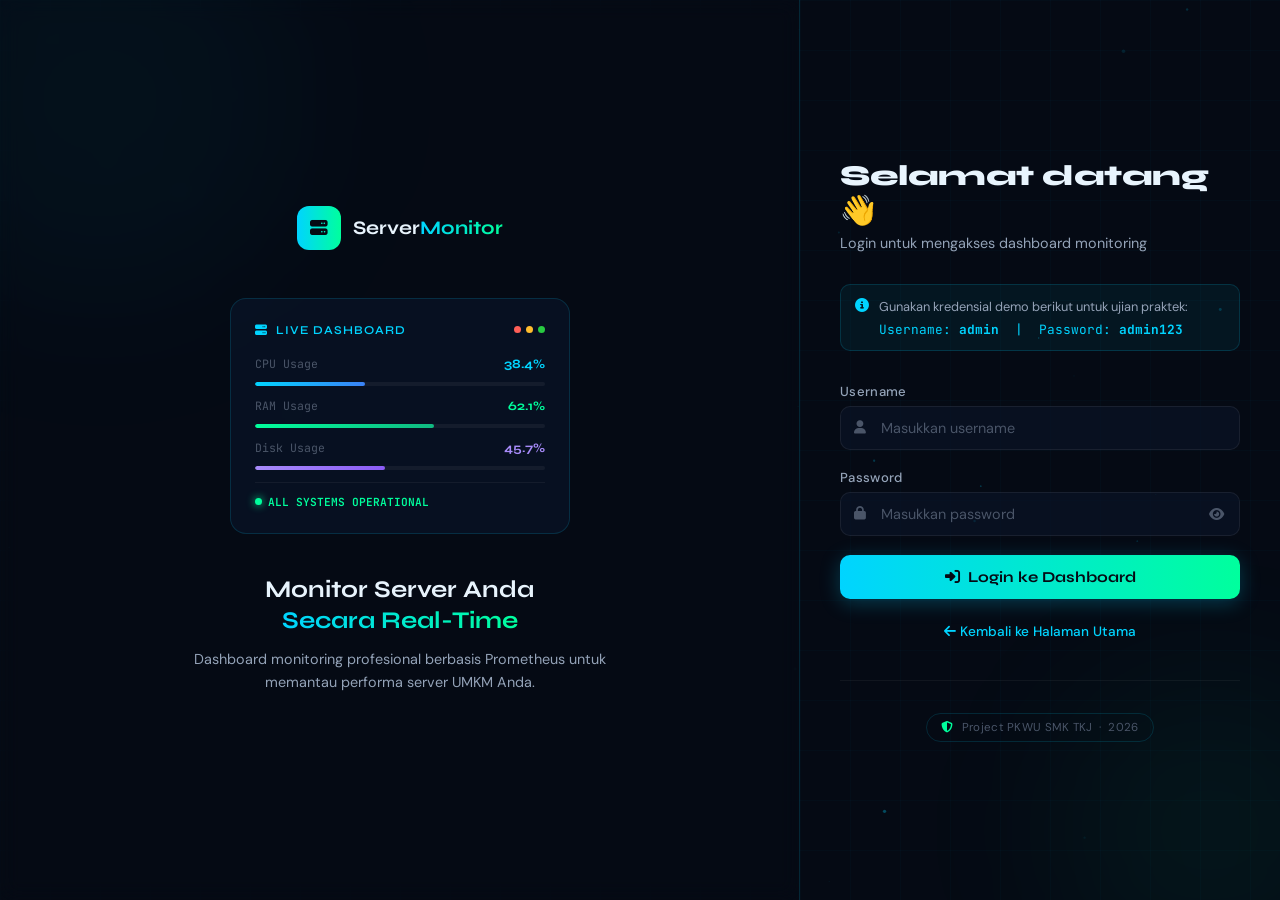
<file: login.html>
<!DOCTYPE html>
<html lang="id">
<head>
  <meta charset="UTF-8" />
  <meta name="viewport" content="width=device-width, initial-scale=1.0" />
  <title>Login — Server Monitoring Dashboard</title>

  <!-- Fonts -->
  <link rel="preconnect" href="https://fonts.googleapis.com" />
  <link rel="preconnect" href="https://fonts.gstatic.com" crossorigin />
  <link href="https://fonts.googleapis.com/css2?family=Syne:wght@400;600;700;800&family=DM+Sans:wght@300;400;500;600&family=JetBrains+Mono:wght@400;500&display=swap" rel="stylesheet" />

  <!-- FontAwesome -->
  <link rel="stylesheet" href="https://cdnjs.cloudflare.com/ajax/libs/font-awesome/6.5.0/css/all.min.css" />

  <style>
    :root {
      --bg-primary: #050a14;
      --accent-cyan: #00d4ff;
      --accent-green: #00ff9d;
      --text-primary: #e8f4fd;
      --text-secondary: #94a3b8;
      --text-muted: #4a5568;
      --border-glass: rgba(0, 212, 255, 0.15);
      --gradient-accent: linear-gradient(90deg, #00d4ff, #00ff9d);
      --font-display: 'Syne', sans-serif;
      --font-body: 'DM Sans', sans-serif;
      --font-mono: 'JetBrains Mono', monospace;
    }

    *, *::before, *::after { margin: 0; padding: 0; box-sizing: border-box; }

    body {
      font-family: var(--font-body);
      background: var(--bg-primary);
      color: var(--text-primary);
      min-height: 100vh;
      display: flex;
      overflow: hidden;
    }

    /* BG Canvas */
    #login-canvas {
      position: fixed;
      inset: 0;
      z-index: 0;
      pointer-events: none;
    }

    /* Grid */
    .grid-bg {
      position: fixed;
      inset: 0;
      background-image:
        linear-gradient(rgba(0,212,255,0.025) 1px, transparent 1px),
        linear-gradient(90deg, rgba(0,212,255,0.025) 1px, transparent 1px);
      background-size: 50px 50px;
      z-index: 0;
      pointer-events: none;
    }

    /* Glow orbs */
    .glow-orb {
      position: fixed;
      border-radius: 50%;
      filter: blur(80px);
      pointer-events: none;
      z-index: 0;
    }
    .glow-orb-1 {
      width: 400px; height: 400px;
      background: rgba(0, 212, 255, 0.06);
      top: -100px; left: -100px;
    }
    .glow-orb-2 {
      width: 300px; height: 300px;
      background: rgba(0, 255, 157, 0.05);
      bottom: -80px; right: -80px;
    }

    /* ─── LAYOUT ─── */
    .login-split {
      display: flex;
      width: 100%;
      min-height: 100vh;
      position: relative;
      z-index: 1;
    }

    /* Left panel */
    .login-left {
      flex: 1;
      display: flex;
      align-items: center;
      justify-content: center;
      padding: 2rem;
      background: rgba(5, 10, 20, 0.4);
      border-right: 1px solid var(--border-glass);
      backdrop-filter: blur(10px);
    }

    .login-left-content {
      max-width: 480px;
      text-align: center;
      animation: fadeInLeft 0.8s ease both;
    }

    .login-brand {
      display: inline-flex;
      align-items: center;
      gap: 12px;
      margin-bottom: 3rem;
      text-decoration: none;
    }

    .brand-icon {
      width: 44px; height: 44px;
      background: var(--gradient-accent);
      border-radius: 12px;
      display: flex;
      align-items: center;
      justify-content: center;
      font-size: 1.1rem;
      color: #050a14;
      font-weight: 700;
    }

    .brand-text {
      font-family: var(--font-display);
      font-size: 1.2rem;
      font-weight: 700;
      color: var(--text-primary);
    }

    .brand-text span {
      background: var(--gradient-accent);
      -webkit-background-clip: text;
      -webkit-text-fill-color: transparent;
      background-clip: text;
    }

    .server-visual {
      width: 100%;
      max-width: 340px;
      margin: 0 auto 2.5rem;
    }

    /* Server dashboard preview */
    .preview-box {
      background: rgba(10, 20, 40, 0.7);
      border: 1px solid var(--border-glass);
      border-radius: 16px;
      padding: 1.5rem;
      text-align: left;
    }

    .preview-header {
      display: flex;
      align-items: center;
      justify-content: space-between;
      margin-bottom: 1.2rem;
    }

    .preview-title {
      font-family: var(--font-display);
      font-size: 0.75rem;
      font-weight: 600;
      color: var(--accent-cyan);
      letter-spacing: 1px;
      text-transform: uppercase;
    }

    .preview-dots { display: flex; gap: 5px; }
    .preview-dots span { width: 7px; height: 7px; border-radius: 50%; }
    .preview-dots span:nth-child(1) { background: #ff5f57; }
    .preview-dots span:nth-child(2) { background: #ffbd2e; }
    .preview-dots span:nth-child(3) { background: #28ca41; }

    .preview-metric {
      display: flex;
      align-items: center;
      justify-content: space-between;
      margin-bottom: 10px;
    }

    .preview-metric-label {
      font-size: 0.72rem;
      color: var(--text-muted);
      font-family: var(--font-mono);
    }

    .preview-metric-val {
      font-family: var(--font-display);
      font-size: 0.8rem;
      font-weight: 700;
    }

    .preview-bar-track {
      height: 4px;
      background: rgba(255,255,255,0.05);
      border-radius: 2px;
      margin-bottom: 12px;
      overflow: hidden;
    }

    .preview-bar-fill {
      height: 100%;
      border-radius: 2px;
    }

    .cpu-bar { background: linear-gradient(90deg,#00d4ff,#3b82f6); width: 38%; }
    .ram-bar { background: linear-gradient(90deg,#00ff9d,#10b981); width: 62%; }
    .disk-bar { background: linear-gradient(90deg,#a78bfa,#8b5cf6); width: 45%; }

    .preview-status {
      display: flex;
      align-items: center;
      gap: 6px;
      margin-top: 0.75rem;
      padding-top: 0.75rem;
      border-top: 1px solid rgba(255,255,255,0.05);
    }

    .preview-led {
      width: 7px; height: 7px;
      border-radius: 50%;
      background: var(--accent-green);
      box-shadow: 0 0 8px var(--accent-green);
      animation: blink 2s ease-in-out infinite;
    }

    @keyframes blink { 0%,100%{opacity:1} 50%{opacity:0.3} }

    .preview-status-text {
      font-size: 0.7rem;
      color: var(--accent-green);
      font-family: var(--font-mono);
      font-weight: 600;
    }

    .login-tagline {
      font-family: var(--font-display);
      font-size: 1.5rem;
      font-weight: 700;
      margin-bottom: 0.75rem;
      line-height: 1.3;
    }

    .login-tagline span {
      background: var(--gradient-accent);
      -webkit-background-clip: text;
      -webkit-text-fill-color: transparent;
      background-clip: text;
    }

    .login-desc {
      font-size: 0.9rem;
      color: var(--text-secondary);
      line-height: 1.6;
    }

    /* Right panel */
    .login-right {
      width: 480px;
      flex-shrink: 0;
      display: flex;
      align-items: center;
      justify-content: center;
      padding: 2rem;
    }

    .login-form-wrap {
      width: 100%;
      max-width: 400px;
      animation: fadeInRight 0.8s ease both;
    }

    .login-form-title {
      font-family: var(--font-display);
      font-size: 1.8rem;
      font-weight: 800;
      margin-bottom: 0.4rem;
      letter-spacing: -0.5px;
    }

    .login-form-sub {
      font-size: 0.9rem;
      color: var(--text-secondary);
      margin-bottom: 2rem;
    }

    .demo-hint {
      background: rgba(0,212,255,0.06);
      border: 1px solid rgba(0,212,255,0.15);
      border-radius: 10px;
      padding: 12px 14px;
      margin-bottom: 2rem;
      display: flex;
      gap: 10px;
      align-items: flex-start;
    }

    .demo-hint i { color: var(--accent-cyan); margin-top: 2px; font-size: 0.85rem; }

    .demo-hint-text {
      font-size: 0.8rem;
      color: var(--text-secondary);
      line-height: 1.5;
    }

    .demo-hint-creds {
      font-family: var(--font-mono);
      color: var(--accent-cyan);
      font-size: 0.8rem;
      margin-top: 4px;
    }

    /* Form */
    .form-group {
      margin-bottom: 1.2rem;
    }

    .form-label {
      display: block;
      font-size: 0.82rem;
      font-weight: 500;
      color: var(--text-secondary);
      margin-bottom: 6px;
      letter-spacing: 0.3px;
    }

    .input-group {
      position: relative;
    }

    .input-group.focused .input-icon { color: var(--accent-cyan); }
    .input-group.focused .form-input {
      border-color: var(--accent-cyan);
      background: rgba(0,212,255,0.03);
    }

    .input-icon {
      position: absolute;
      left: 14px;
      top: 50%;
      transform: translateY(-50%);
      color: var(--text-muted);
      font-size: 0.85rem;
      transition: color 0.2s;
      pointer-events: none;
    }

    .form-input {
      width: 100%;
      background: rgba(10, 20, 40, 0.6);
      border: 1px solid rgba(255,255,255,0.07);
      border-radius: 10px;
      color: var(--text-primary);
      font-size: 0.9rem;
      font-family: var(--font-body);
      padding: 12px 14px 12px 40px;
      outline: none;
      transition: all 0.2s;
    }

    .form-input::placeholder { color: var(--text-muted); }

    .toggle-pw {
      position: absolute;
      right: 12px;
      top: 50%;
      transform: translateY(-50%);
      background: none;
      border: none;
      color: var(--text-muted);
      cursor: pointer;
      font-size: 0.85rem;
      padding: 4px;
      transition: color 0.2s;
    }

    .toggle-pw:hover { color: var(--accent-cyan); }

    /* Error */
    .error-msg {
      background: rgba(248,113,113,0.1);
      border: 1px solid rgba(248,113,113,0.2);
      border-radius: 8px;
      padding: 10px 14px;
      font-size: 0.82rem;
      color: #f87171;
      margin-bottom: 1.2rem;
      display: none;
      align-items: center;
      gap: 8px;
    }

    .error-msg.visible { display: flex; }

    /* Submit btn */
    .btn-login {
      width: 100%;
      background: var(--gradient-accent);
      color: #050a14;
      font-family: var(--font-display);
      font-size: 0.95rem;
      font-weight: 700;
      padding: 13px;
      border: none;
      border-radius: 10px;
      cursor: pointer;
      display: flex;
      align-items: center;
      justify-content: center;
      gap: 8px;
      transition: all 0.3s;
      box-shadow: 0 4px 20px rgba(0,212,255,0.25);
      margin-bottom: 1.5rem;
    }

    .btn-login:hover:not(:disabled) {
      transform: translateY(-2px);
      box-shadow: 0 8px 30px rgba(0,212,255,0.4);
    }

    .btn-login:disabled {
      opacity: 0.7;
      cursor: not-allowed;
    }

    .btn-login.success {
      background: linear-gradient(90deg, #00ff9d, #10b981);
      box-shadow: 0 4px 20px rgba(0,255,157,0.3);
    }

    /* Spinner */
    .spinner {
      width: 16px; height: 16px;
      border: 2px solid rgba(5,10,20,0.3);
      border-top-color: #050a14;
      border-radius: 50%;
      animation: spin 0.6s linear infinite;
      display: inline-block;
    }

    @keyframes spin { to { transform: rotate(360deg); } }

    /* Back link */
    .back-link {
      text-align: center;
      font-size: 0.85rem;
      color: var(--text-muted);
    }

    .back-link a {
      color: var(--accent-cyan);
      text-decoration: none;
      font-weight: 500;
    }

    .back-link a:hover { text-decoration: underline; }

    /* Footer info */
    .login-footer-info {
      margin-top: 2.5rem;
      padding-top: 2rem;
      border-top: 1px solid rgba(255,255,255,0.05);
      text-align: center;
    }

    .login-footer-badge {
      display: inline-flex;
      align-items: center;
      gap: 8px;
      padding: 6px 14px;
      border: 1px solid var(--border-glass);
      border-radius: 100px;
      font-size: 0.72rem;
      color: var(--text-muted);
      letter-spacing: 0.3px;
    }

    /* Shake animation */
    @keyframes shake {
      0%, 100% { transform: translateX(0); }
      20%, 60% { transform: translateX(-6px); }
      40%, 80% { transform: translateX(6px); }
    }

    .shake { animation: shake 0.4s ease; }

    @keyframes fadeInLeft {
      from { opacity: 0; transform: translateX(-30px); }
      to { opacity: 1; transform: translateX(0); }
    }

    @keyframes fadeInRight {
      from { opacity: 0; transform: translateX(30px); }
      to { opacity: 1; transform: translateX(0); }
    }

    /* Responsive */
    @media (max-width: 768px) {
      .login-split { flex-direction: column; }
      .login-left { display: none; }
      .login-right { width: 100%; padding: 1.5rem; }
    }
  </style>
</head>
<body>

<canvas id="login-canvas"></canvas>
<div class="grid-bg"></div>
<div class="glow-orb glow-orb-1"></div>
<div class="glow-orb glow-orb-2"></div>

<div class="login-split">

  <!-- Left: Branding -->
  <div class="login-left">
    <div class="login-left-content">

      <a href="index.html" class="login-brand">
        <div class="brand-icon"><i class="fas fa-server"></i></div>
        <span class="brand-text">Server<span>Monitor</span></span>
      </a>

      <div class="server-visual">
        <div class="preview-box">
          <div class="preview-header">
            <span class="preview-title"><i class="fas fa-server"></i> &nbsp;Live Dashboard</span>
            <div class="preview-dots"><span></span><span></span><span></span></div>
          </div>

          <div class="preview-metric">
            <span class="preview-metric-label">CPU Usage</span>
            <span class="preview-metric-val" style="color:#00d4ff">38.4%</span>
          </div>
          <div class="preview-bar-track">
            <div class="preview-bar-fill cpu-bar"></div>
          </div>

          <div class="preview-metric">
            <span class="preview-metric-label">RAM Usage</span>
            <span class="preview-metric-val" style="color:#00ff9d">62.1%</span>
          </div>
          <div class="preview-bar-track">
            <div class="preview-bar-fill ram-bar"></div>
          </div>

          <div class="preview-metric">
            <span class="preview-metric-label">Disk Usage</span>
            <span class="preview-metric-val" style="color:#a78bfa">45.7%</span>
          </div>
          <div class="preview-bar-track">
            <div class="preview-bar-fill disk-bar"></div>
          </div>

          <div class="preview-status">
            <div class="preview-led"></div>
            <span class="preview-status-text">ALL SYSTEMS OPERATIONAL</span>
          </div>
        </div>
      </div>

      <h2 class="login-tagline">Monitor Server Anda<br /><span>Secara Real-Time</span></h2>
      <p class="login-desc">Dashboard monitoring profesional berbasis Prometheus untuk memantau performa server UMKM Anda.</p>

    </div>
  </div>

  <!-- Right: Form -->
  <div class="login-right">
    <div class="login-form-wrap">

      <h1 class="login-form-title">Selamat datang 👋</h1>
      <p class="login-form-sub">Login untuk mengakses dashboard monitoring</p>

      <div class="demo-hint">
        <i class="fas fa-info-circle"></i>
        <div>
          <div class="demo-hint-text">Gunakan kredensial demo berikut untuk ujian praktek:</div>
          <div class="demo-hint-creds">
            Username: <strong>admin</strong> &nbsp;|&nbsp; Password: <strong>admin123</strong>
          </div>
        </div>
      </div>

      <form id="login-form" novalidate>

        <div class="form-group">
          <label class="form-label" for="username">Username</label>
          <div class="input-group" id="username-group">
            <i class="fas fa-user input-icon"></i>
            <input
              type="text"
              id="username"
              class="form-input"
              placeholder="Masukkan username"
              autocomplete="username"
              autocapitalize="none"
            />
          </div>
        </div>

        <div class="form-group">
          <label class="form-label" for="password">Password</label>
          <div class="input-group" id="password-group">
            <i class="fas fa-lock input-icon"></i>
            <input
              type="password"
              id="password"
              class="form-input"
              placeholder="Masukkan password"
              autocomplete="current-password"
              style="padding-right:42px"
            />
            <button type="button" class="toggle-pw" id="toggle-password" title="Tampilkan password">
              <i class="fas fa-eye"></i>
            </button>
          </div>
        </div>

        <div class="error-msg" id="login-error">
          <i class="fas fa-exclamation-circle"></i>
          <span id="error-text">Username atau password salah</span>
        </div>

        <button type="submit" class="btn-login" id="login-btn">
          <i class="fas fa-sign-in-alt"></i> Login ke Dashboard
        </button>

        <p class="back-link">
          <a href="index.html"><i class="fas fa-arrow-left"></i> Kembali ke Halaman Utama</a>
        </p>

      </form>

      <div class="login-footer-info">
        <span class="login-footer-badge">
          <i class="fas fa-shield-alt" style="color:var(--accent-green)"></i>
          Project PKWU SMK TKJ &nbsp;·&nbsp; 2026
        </span>
      </div>

    </div>
  </div>

</div>

<script src="project-server-monitoring/js/login.js"></script>

</body>
</html>
</file>
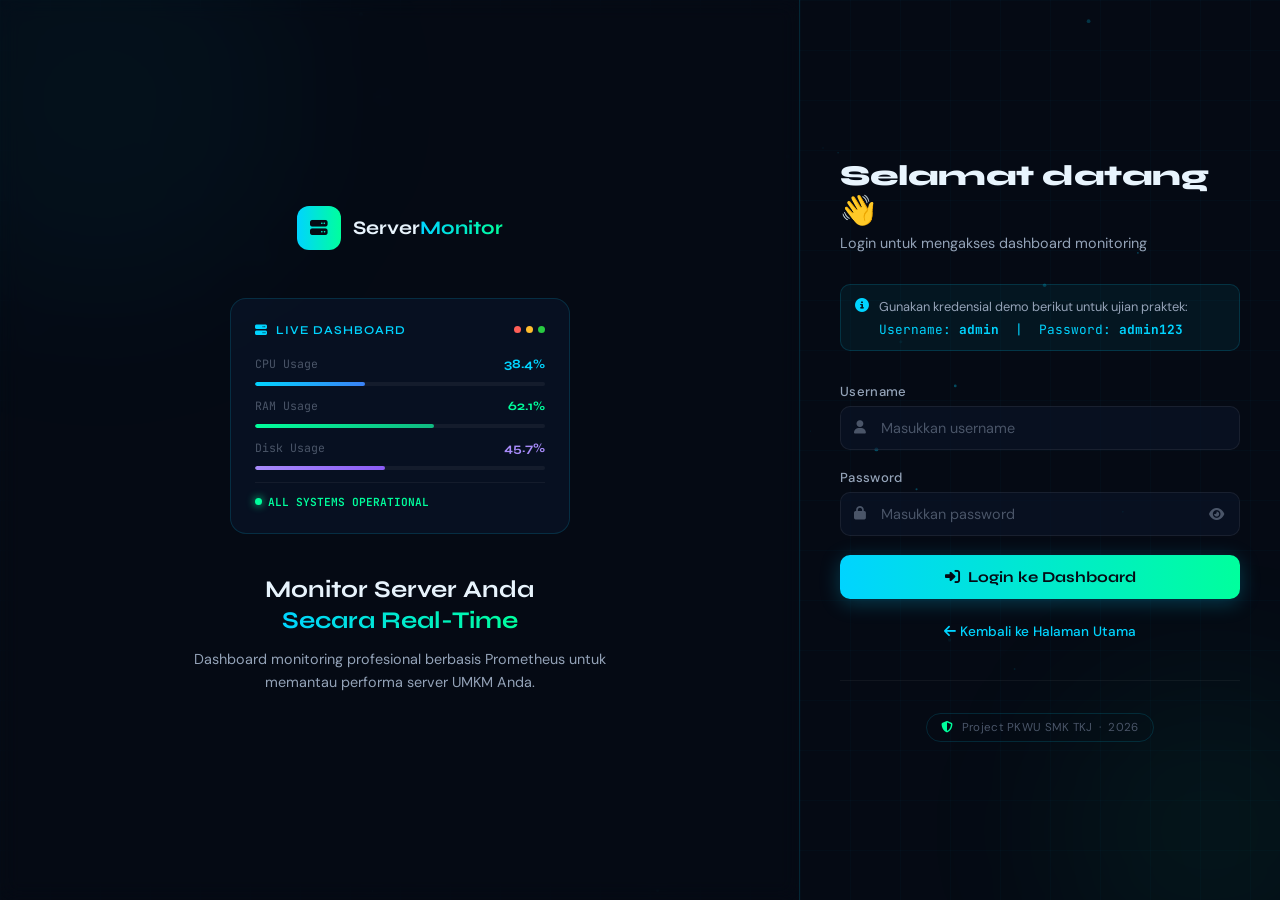
<file: project-server-monitoring/login.html>
<!DOCTYPE html>
<html lang="id">
<head>
  <meta charset="UTF-8" />
  <meta name="viewport" content="width=device-width, initial-scale=1.0" />
  <title>Login — Server Monitoring Dashboard</title>

  <!-- Fonts -->
  <link rel="preconnect" href="https://fonts.googleapis.com" />
  <link rel="preconnect" href="https://fonts.gstatic.com" crossorigin />
  <link href="https://fonts.googleapis.com/css2?family=Syne:wght@400;600;700;800&family=DM+Sans:wght@300;400;500;600&family=JetBrains+Mono:wght@400;500&display=swap" rel="stylesheet" />

  <!-- FontAwesome -->
  <link rel="stylesheet" href="https://cdnjs.cloudflare.com/ajax/libs/font-awesome/6.5.0/css/all.min.css" />

  <style>
    :root {
      --bg-primary: #050a14;
      --accent-cyan: #00d4ff;
      --accent-green: #00ff9d;
      --text-primary: #e8f4fd;
      --text-secondary: #94a3b8;
      --text-muted: #4a5568;
      --border-glass: rgba(0, 212, 255, 0.15);
      --gradient-accent: linear-gradient(90deg, #00d4ff, #00ff9d);
      --font-display: 'Syne', sans-serif;
      --font-body: 'DM Sans', sans-serif;
      --font-mono: 'JetBrains Mono', monospace;
    }

    *, *::before, *::after { margin: 0; padding: 0; box-sizing: border-box; }

    body {
      font-family: var(--font-body);
      background: var(--bg-primary);
      color: var(--text-primary);
      min-height: 100vh;
      display: flex;
      overflow: hidden;
    }

    /* BG Canvas */
    #login-canvas {
      position: fixed;
      inset: 0;
      z-index: 0;
      pointer-events: none;
    }

    /* Grid */
    .grid-bg {
      position: fixed;
      inset: 0;
      background-image:
        linear-gradient(rgba(0,212,255,0.025) 1px, transparent 1px),
        linear-gradient(90deg, rgba(0,212,255,0.025) 1px, transparent 1px);
      background-size: 50px 50px;
      z-index: 0;
      pointer-events: none;
    }

    /* Glow orbs */
    .glow-orb {
      position: fixed;
      border-radius: 50%;
      filter: blur(80px);
      pointer-events: none;
      z-index: 0;
    }
    .glow-orb-1 {
      width: 400px; height: 400px;
      background: rgba(0, 212, 255, 0.06);
      top: -100px; left: -100px;
    }
    .glow-orb-2 {
      width: 300px; height: 300px;
      background: rgba(0, 255, 157, 0.05);
      bottom: -80px; right: -80px;
    }

    /* ─── LAYOUT ─── */
    .login-split {
      display: flex;
      width: 100%;
      min-height: 100vh;
      position: relative;
      z-index: 1;
    }

    /* Left panel */
    .login-left {
      flex: 1;
      display: flex;
      align-items: center;
      justify-content: center;
      padding: 2rem;
      background: rgba(5, 10, 20, 0.4);
      border-right: 1px solid var(--border-glass);
      backdrop-filter: blur(10px);
    }

    .login-left-content {
      max-width: 480px;
      text-align: center;
      animation: fadeInLeft 0.8s ease both;
    }

    .login-brand {
      display: inline-flex;
      align-items: center;
      gap: 12px;
      margin-bottom: 3rem;
      text-decoration: none;
    }

    .brand-icon {
      width: 44px; height: 44px;
      background: var(--gradient-accent);
      border-radius: 12px;
      display: flex;
      align-items: center;
      justify-content: center;
      font-size: 1.1rem;
      color: #050a14;
      font-weight: 700;
    }

    .brand-text {
      font-family: var(--font-display);
      font-size: 1.2rem;
      font-weight: 700;
      color: var(--text-primary);
    }

    .brand-text span {
      background: var(--gradient-accent);
      -webkit-background-clip: text;
      -webkit-text-fill-color: transparent;
      background-clip: text;
    }

    .server-visual {
      width: 100%;
      max-width: 340px;
      margin: 0 auto 2.5rem;
    }

    /* Server dashboard preview */
    .preview-box {
      background: rgba(10, 20, 40, 0.7);
      border: 1px solid var(--border-glass);
      border-radius: 16px;
      padding: 1.5rem;
      text-align: left;
    }

    .preview-header {
      display: flex;
      align-items: center;
      justify-content: space-between;
      margin-bottom: 1.2rem;
    }

    .preview-title {
      font-family: var(--font-display);
      font-size: 0.75rem;
      font-weight: 600;
      color: var(--accent-cyan);
      letter-spacing: 1px;
      text-transform: uppercase;
    }

    .preview-dots { display: flex; gap: 5px; }
    .preview-dots span { width: 7px; height: 7px; border-radius: 50%; }
    .preview-dots span:nth-child(1) { background: #ff5f57; }
    .preview-dots span:nth-child(2) { background: #ffbd2e; }
    .preview-dots span:nth-child(3) { background: #28ca41; }

    .preview-metric {
      display: flex;
      align-items: center;
      justify-content: space-between;
      margin-bottom: 10px;
    }

    .preview-metric-label {
      font-size: 0.72rem;
      color: var(--text-muted);
      font-family: var(--font-mono);
    }

    .preview-metric-val {
      font-family: var(--font-display);
      font-size: 0.8rem;
      font-weight: 700;
    }

    .preview-bar-track {
      height: 4px;
      background: rgba(255,255,255,0.05);
      border-radius: 2px;
      margin-bottom: 12px;
      overflow: hidden;
    }

    .preview-bar-fill {
      height: 100%;
      border-radius: 2px;
    }

    .cpu-bar { background: linear-gradient(90deg,#00d4ff,#3b82f6); width: 38%; }
    .ram-bar { background: linear-gradient(90deg,#00ff9d,#10b981); width: 62%; }
    .disk-bar { background: linear-gradient(90deg,#a78bfa,#8b5cf6); width: 45%; }

    .preview-status {
      display: flex;
      align-items: center;
      gap: 6px;
      margin-top: 0.75rem;
      padding-top: 0.75rem;
      border-top: 1px solid rgba(255,255,255,0.05);
    }

    .preview-led {
      width: 7px; height: 7px;
      border-radius: 50%;
      background: var(--accent-green);
      box-shadow: 0 0 8px var(--accent-green);
      animation: blink 2s ease-in-out infinite;
    }

    @keyframes blink { 0%,100%{opacity:1} 50%{opacity:0.3} }

    .preview-status-text {
      font-size: 0.7rem;
      color: var(--accent-green);
      font-family: var(--font-mono);
      font-weight: 600;
    }

    .login-tagline {
      font-family: var(--font-display);
      font-size: 1.5rem;
      font-weight: 700;
      margin-bottom: 0.75rem;
      line-height: 1.3;
    }

    .login-tagline span {
      background: var(--gradient-accent);
      -webkit-background-clip: text;
      -webkit-text-fill-color: transparent;
      background-clip: text;
    }

    .login-desc {
      font-size: 0.9rem;
      color: var(--text-secondary);
      line-height: 1.6;
    }

    /* Right panel */
    .login-right {
      width: 480px;
      flex-shrink: 0;
      display: flex;
      align-items: center;
      justify-content: center;
      padding: 2rem;
    }

    .login-form-wrap {
      width: 100%;
      max-width: 400px;
      animation: fadeInRight 0.8s ease both;
    }

    .login-form-title {
      font-family: var(--font-display);
      font-size: 1.8rem;
      font-weight: 800;
      margin-bottom: 0.4rem;
      letter-spacing: -0.5px;
    }

    .login-form-sub {
      font-size: 0.9rem;
      color: var(--text-secondary);
      margin-bottom: 2rem;
    }

    .demo-hint {
      background: rgba(0,212,255,0.06);
      border: 1px solid rgba(0,212,255,0.15);
      border-radius: 10px;
      padding: 12px 14px;
      margin-bottom: 2rem;
      display: flex;
      gap: 10px;
      align-items: flex-start;
    }

    .demo-hint i { color: var(--accent-cyan); margin-top: 2px; font-size: 0.85rem; }

    .demo-hint-text {
      font-size: 0.8rem;
      color: var(--text-secondary);
      line-height: 1.5;
    }

    .demo-hint-creds {
      font-family: var(--font-mono);
      color: var(--accent-cyan);
      font-size: 0.8rem;
      margin-top: 4px;
    }

    /* Form */
    .form-group {
      margin-bottom: 1.2rem;
    }

    .form-label {
      display: block;
      font-size: 0.82rem;
      font-weight: 500;
      color: var(--text-secondary);
      margin-bottom: 6px;
      letter-spacing: 0.3px;
    }

    .input-group {
      position: relative;
    }

    .input-group.focused .input-icon { color: var(--accent-cyan); }
    .input-group.focused .form-input {
      border-color: var(--accent-cyan);
      background: rgba(0,212,255,0.03);
    }

    .input-icon {
      position: absolute;
      left: 14px;
      top: 50%;
      transform: translateY(-50%);
      color: var(--text-muted);
      font-size: 0.85rem;
      transition: color 0.2s;
      pointer-events: none;
    }

    .form-input {
      width: 100%;
      background: rgba(10, 20, 40, 0.6);
      border: 1px solid rgba(255,255,255,0.07);
      border-radius: 10px;
      color: var(--text-primary);
      font-size: 0.9rem;
      font-family: var(--font-body);
      padding: 12px 14px 12px 40px;
      outline: none;
      transition: all 0.2s;
    }

    .form-input::placeholder { color: var(--text-muted); }

    .toggle-pw {
      position: absolute;
      right: 12px;
      top: 50%;
      transform: translateY(-50%);
      background: none;
      border: none;
      color: var(--text-muted);
      cursor: pointer;
      font-size: 0.85rem;
      padding: 4px;
      transition: color 0.2s;
    }

    .toggle-pw:hover { color: var(--accent-cyan); }

    /* Error */
    .error-msg {
      background: rgba(248,113,113,0.1);
      border: 1px solid rgba(248,113,113,0.2);
      border-radius: 8px;
      padding: 10px 14px;
      font-size: 0.82rem;
      color: #f87171;
      margin-bottom: 1.2rem;
      display: none;
      align-items: center;
      gap: 8px;
    }

    .error-msg.visible { display: flex; }

    /* Submit btn */
    .btn-login {
      width: 100%;
      background: var(--gradient-accent);
      color: #050a14;
      font-family: var(--font-display);
      font-size: 0.95rem;
      font-weight: 700;
      padding: 13px;
      border: none;
      border-radius: 10px;
      cursor: pointer;
      display: flex;
      align-items: center;
      justify-content: center;
      gap: 8px;
      transition: all 0.3s;
      box-shadow: 0 4px 20px rgba(0,212,255,0.25);
      margin-bottom: 1.5rem;
    }

    .btn-login:hover:not(:disabled) {
      transform: translateY(-2px);
      box-shadow: 0 8px 30px rgba(0,212,255,0.4);
    }

    .btn-login:disabled {
      opacity: 0.7;
      cursor: not-allowed;
    }

    .btn-login.success {
      background: linear-gradient(90deg, #00ff9d, #10b981);
      box-shadow: 0 4px 20px rgba(0,255,157,0.3);
    }

    /* Spinner */
    .spinner {
      width: 16px; height: 16px;
      border: 2px solid rgba(5,10,20,0.3);
      border-top-color: #050a14;
      border-radius: 50%;
      animation: spin 0.6s linear infinite;
      display: inline-block;
    }

    @keyframes spin { to { transform: rotate(360deg); } }

    /* Back link */
    .back-link {
      text-align: center;
      font-size: 0.85rem;
      color: var(--text-muted);
    }

    .back-link a {
      color: var(--accent-cyan);
      text-decoration: none;
      font-weight: 500;
    }

    .back-link a:hover { text-decoration: underline; }

    /* Footer info */
    .login-footer-info {
      margin-top: 2.5rem;
      padding-top: 2rem;
      border-top: 1px solid rgba(255,255,255,0.05);
      text-align: center;
    }

    .login-footer-badge {
      display: inline-flex;
      align-items: center;
      gap: 8px;
      padding: 6px 14px;
      border: 1px solid var(--border-glass);
      border-radius: 100px;
      font-size: 0.72rem;
      color: var(--text-muted);
      letter-spacing: 0.3px;
    }

    /* Shake animation */
    @keyframes shake {
      0%, 100% { transform: translateX(0); }
      20%, 60% { transform: translateX(-6px); }
      40%, 80% { transform: translateX(6px); }
    }

    .shake { animation: shake 0.4s ease; }

    @keyframes fadeInLeft {
      from { opacity: 0; transform: translateX(-30px); }
      to { opacity: 1; transform: translateX(0); }
    }

    @keyframes fadeInRight {
      from { opacity: 0; transform: translateX(30px); }
      to { opacity: 1; transform: translateX(0); }
    }

    /* Responsive */
    @media (max-width: 768px) {
      .login-split { flex-direction: column; }
      .login-left { display: none; }
      .login-right { width: 100%; padding: 1.5rem; }
    }
  </style>
</head>
<body>

<canvas id="login-canvas"></canvas>
<div class="grid-bg"></div>
<div class="glow-orb glow-orb-1"></div>
<div class="glow-orb glow-orb-2"></div>

<div class="login-split">

  <!-- Left: Branding -->
  <div class="login-left">
    <div class="login-left-content">

      <a href="index.html" class="login-brand">
        <div class="brand-icon"><i class="fas fa-server"></i></div>
        <span class="brand-text">Server<span>Monitor</span></span>
      </a>

      <div class="server-visual">
        <div class="preview-box">
          <div class="preview-header">
            <span class="preview-title"><i class="fas fa-server"></i> &nbsp;Live Dashboard</span>
            <div class="preview-dots"><span></span><span></span><span></span></div>
          </div>

          <div class="preview-metric">
            <span class="preview-metric-label">CPU Usage</span>
            <span class="preview-metric-val" style="color:#00d4ff">38.4%</span>
          </div>
          <div class="preview-bar-track">
            <div class="preview-bar-fill cpu-bar"></div>
          </div>

          <div class="preview-metric">
            <span class="preview-metric-label">RAM Usage</span>
            <span class="preview-metric-val" style="color:#00ff9d">62.1%</span>
          </div>
          <div class="preview-bar-track">
            <div class="preview-bar-fill ram-bar"></div>
          </div>

          <div class="preview-metric">
            <span class="preview-metric-label">Disk Usage</span>
            <span class="preview-metric-val" style="color:#a78bfa">45.7%</span>
          </div>
          <div class="preview-bar-track">
            <div class="preview-bar-fill disk-bar"></div>
          </div>

          <div class="preview-status">
            <div class="preview-led"></div>
            <span class="preview-status-text">ALL SYSTEMS OPERATIONAL</span>
          </div>
        </div>
      </div>

      <h2 class="login-tagline">Monitor Server Anda<br /><span>Secara Real-Time</span></h2>
      <p class="login-desc">Dashboard monitoring profesional berbasis Prometheus untuk memantau performa server UMKM Anda.</p>

    </div>
  </div>

  <!-- Right: Form -->
  <div class="login-right">
    <div class="login-form-wrap">

      <h1 class="login-form-title">Selamat datang 👋</h1>
      <p class="login-form-sub">Login untuk mengakses dashboard monitoring</p>

      <div class="demo-hint">
        <i class="fas fa-info-circle"></i>
        <div>
          <div class="demo-hint-text">Gunakan kredensial demo berikut untuk ujian praktek:</div>
          <div class="demo-hint-creds">
            Username: <strong>admin</strong> &nbsp;|&nbsp; Password: <strong>admin123</strong>
          </div>
        </div>
      </div>

      <form id="login-form" novalidate>

        <div class="form-group">
          <label class="form-label" for="username">Username</label>
          <div class="input-group" id="username-group">
            <i class="fas fa-user input-icon"></i>
            <input
              type="text"
              id="username"
              class="form-input"
              placeholder="Masukkan username"
              autocomplete="username"
              autocapitalize="none"
            />
          </div>
        </div>

        <div class="form-group">
          <label class="form-label" for="password">Password</label>
          <div class="input-group" id="password-group">
            <i class="fas fa-lock input-icon"></i>
            <input
              type="password"
              id="password"
              class="form-input"
              placeholder="Masukkan password"
              autocomplete="current-password"
              style="padding-right:42px"
            />
            <button type="button" class="toggle-pw" id="toggle-password" title="Tampilkan password">
              <i class="fas fa-eye"></i>
            </button>
          </div>
        </div>

        <div class="error-msg" id="login-error">
          <i class="fas fa-exclamation-circle"></i>
          <span id="error-text">Username atau password salah</span>
        </div>

        <button type="submit" class="btn-login" id="login-btn">
          <i class="fas fa-sign-in-alt"></i> Login ke Dashboard
        </button>

        <p class="back-link">
          <a href="index.html"><i class="fas fa-arrow-left"></i> Kembali ke Halaman Utama</a>
        </p>

      </form>

      <div class="login-footer-info">
        <span class="login-footer-badge">
          <i class="fas fa-shield-alt" style="color:var(--accent-green)"></i>
          Project PKWU SMK TKJ &nbsp;·&nbsp; 2026
        </span>
      </div>

    </div>
  </div>

</div>

<script src="js/login.js"></script>

</body>
</html>
</file>
